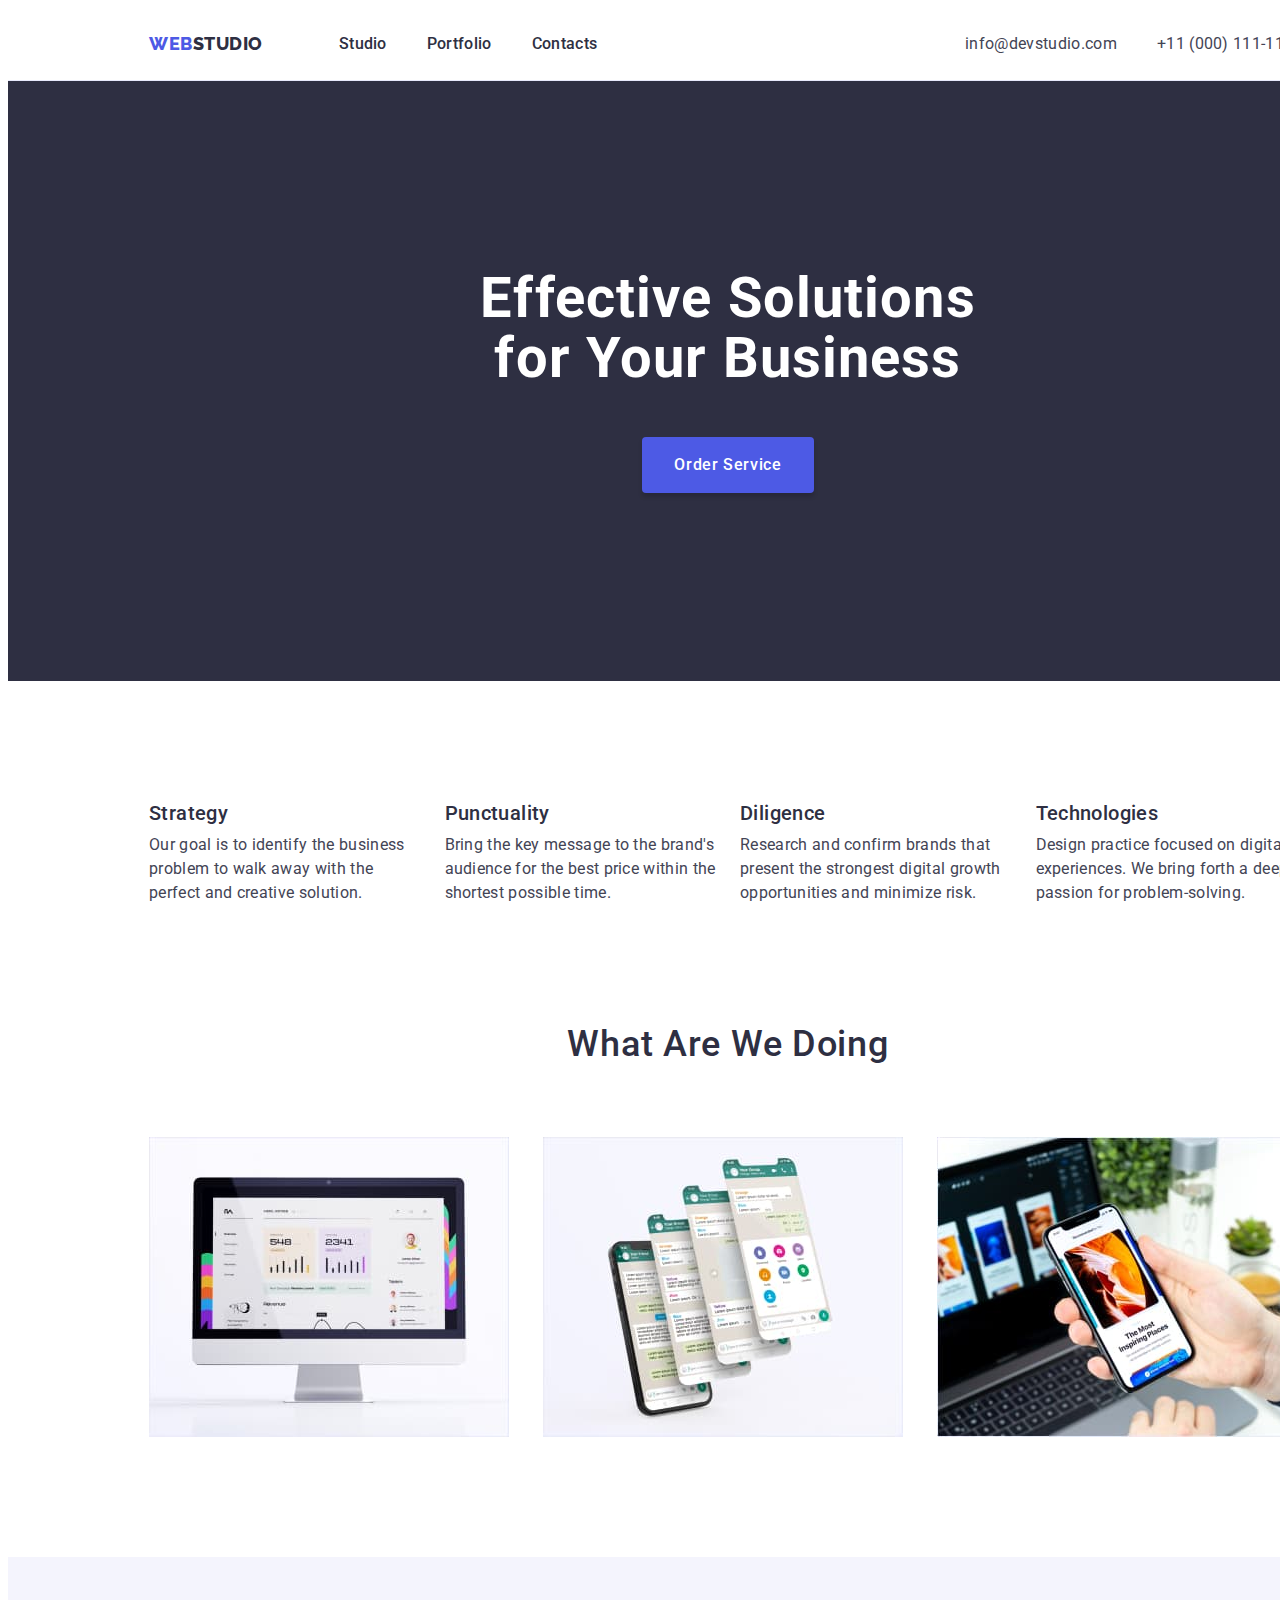
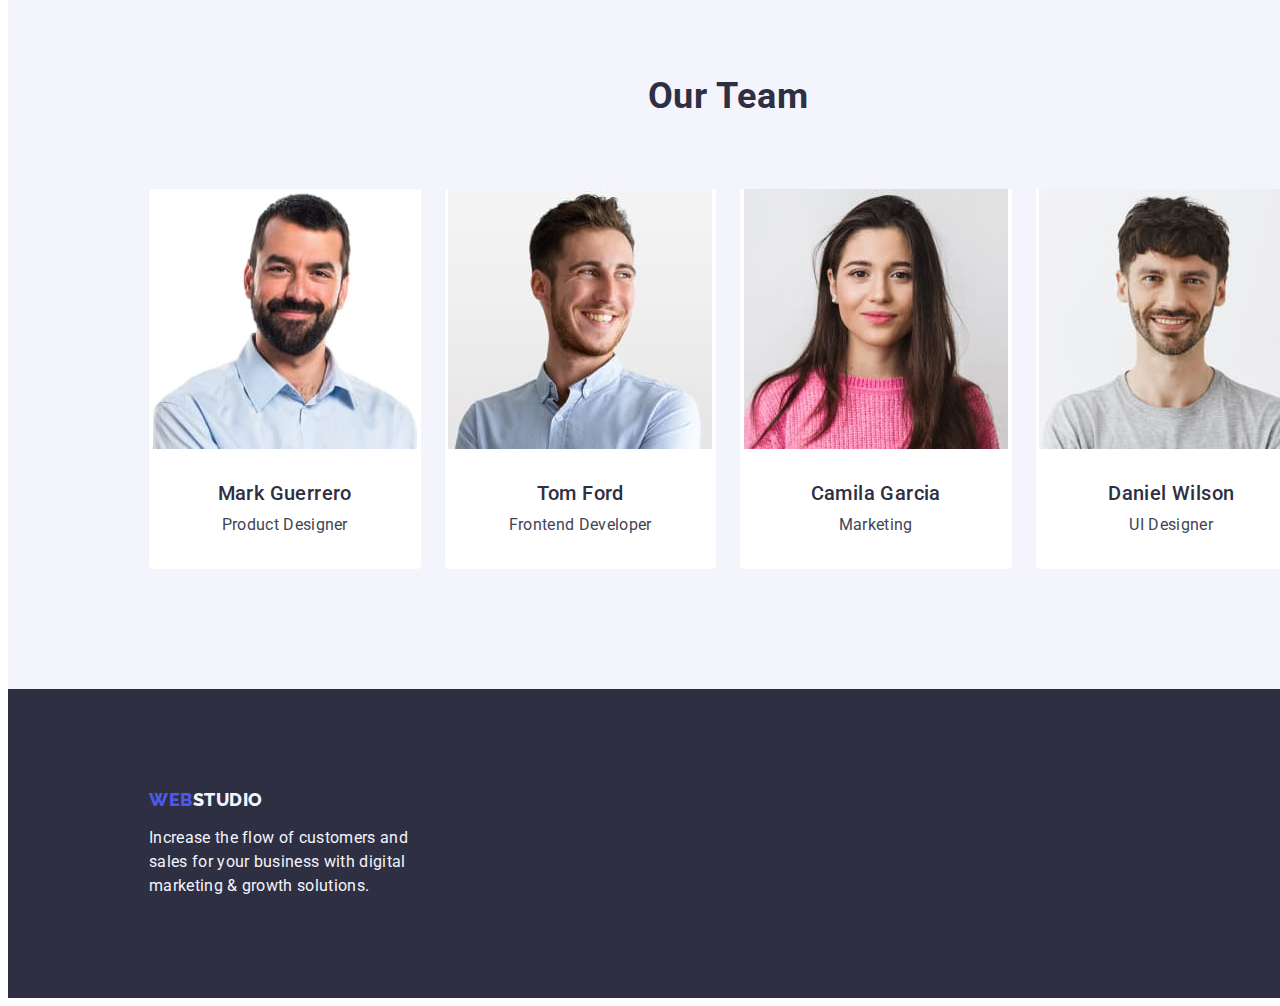
<file: index.html>
<!DOCTYPE html>
<html lang="en">
  <head>
    <meta charset="utf-8" />
    <meta name="description" content="Effective Solutions for Your Business" />

    <link rel="preconnect" href="https://fonts.googleapis.com" />
    <link rel="preconnect" href="https://fonts.gstatic.com" crossorigin />
    <link
      href="https://fonts.googleapis.com/css2?family=Montserrat:wght@400;700&family=Raleway:wght@800&family=Roboto:wght@400;500;700;900&display=swap"
      rel="stylesheet"
    />
    <link
      rel="stylesheet"
      href="https://cdnjs.cloudflare.com/ajax/libs/modern-normalize/2.0.0/modern-normalize.min.css"
      integrity="sha512-4xo8blKMVCiXpTaLzQSLSw3KFOVPWhm/TRtuPVc4WG6kUgjH6J03IBuG7JZPkcWMxJ5huwaBpOpnwYElP/m6wg=="
      crossorigin="anonymous"
      referrerpolicy="no-referrer"
    />
    <link rel="stylesheet" href="./css/styles.css" />
    <title>Web studio</title>
  </head>
  <body>
    <header class="page-header">
      <div class="container">
        <nav class="page-nav">
          <a class="logo link" href="./index.html"
            >Web<span class="link-logo-web">Studio</span></a
          >
          <ul class="list">
            <li><a class="page-link link" href="./index.html"> Studio</a></li>
            <li>
              <a class="page-link link" href="./portfolio.html"> Portfolio</a>
            </li>
            <li><a class="page-link link" href=""> Contacts</a></li>
          </ul>
        </nav>
        <address class="contacts">
          <ul class="list">
            <li>
              <a class="page-link link" href="mailto:info@devstudio.com"
                >info@devstudio.com</a
              >
            </li>
            <li>
              <a class="page-link link" href="tel:+110001111111"
                >+11 (000) 111-11-11</a
              >
            </li>
          </ul>
        </address>
      </div>
    </header>
    <main>
      <section class="section-solution">
        <div class="container">
          <h1 class="text-solution">Effective Solutions for Your Business</h1>
          <button type="button" class="button-service">Order Service</button>
        </div>
      </section>
      <section class="section-features">
        <div class="container">
          <h2 class="visually-hidden">features</h2>
          <ul class="list">
            <li class="section-features-list">
              <h3 class="title-features">Strategy</h3>
              <p class="text-features">
                Our goal is to identify the business problem to walk away with
                the perfect and creative solution.
              </p>
            </li>
            <li class="section-features-list">
              <h3 class="title-features">Punctuality</h3>
              <p class="text-features">
                Bring the key message to the brand's audience for the best price
                within the shortest possible time.
              </p>
            </li>
            <li class="section-features-list">
              <h3 class="title-features">Diligence</h3>
              <p class="text-features">
                Research and confirm brands that present the strongest digital
                growth opportunities and minimize risk.
              </p>
            </li>
            <li class="section-features-list">
              <h3 class="title-features">Technologies</h3>
              <p class="text-features">
                Design practice focused on digital experiences. We bring forth a
                deep passion for problem-solving.
              </p>
            </li>
          </ul>
        </div>
      </section>
      <section class="section-doing">
        <div class="container">
          <h2 class="title-make">What are we doing</h2>
          <ul class="list">
            <li class="section-doing-img">
              <img
                src="./images/img1.jpg"
                width="360"
                height="300"
                alt="images1"
              />
            </li>
            <li class="section-doing-img">
              <img
                src="./images/img2.jpg"
                width="360"
                height="300"
                alt="images2"
              />
            </li>
            <li class="section-doing-img">
              <img
                src="./images/img3.jpg"
                width="360"
                height="300"
                alt="images3"
              />
            </li>
          </ul>
        </div>
      </section>
      <section class="section-team">
        <div class="container">
          <h2 class="title-team">Our Team</h2>
          <ul class="list">
            <li class="team-list">
              <img
                src="./images/TeamCard1.jpg"
                width="264"
                height="260"
                alt="Tean Card1"
              />
              <div class="team-list-card">
              <h3 class="name-card">Mark Guerrero</h3>
              <p class="prof-card">Product Designer</p>
              </div>
            </li>
            <li class="team-list">
              <img
                src="./images/TeamCard2.jpg"
                width="264"
                height="260"
                alt="Team Card2"
              />
              <div class="team-list-card">
              <h3 class="name-card">Tom Ford</h3>
              <p class="prof-card">Frontend Developer</p>
              </div>
            </li>
            <li class="team-list">
              <img
                src="./images/TeamCard3.jpg"
                width="264"
                height="260"
                alt="Team Card3"
              />
              <div class="team-list-card">
              <h3 class="name-card">Camila Garcia</h3>
              <p class="prof-card">Marketing</p>
              </div>
            </li>
            <li class="team-list">
              <img
                src="./images/TeamCard4.jpg"
                width="264"
                height="260"
                alt="Team Card4"
              />
              <div class="team-list-card">
              <h3 class="name-card">Daniel Wilson</h3>
              <p class="prof-card">UI Designer</p>
              </div>
            </li>
          </ul>
        </div>
      </section>
    </main>
    <footer class="footer-info">
      <div class="container">
        <a class="logo link" href="./index.html"
          >Web<span class="link-logo-studio">Studio</span></a
        >
        <p class="footer-text">
          Increase the flow of customers and sales for your business with
          digital marketing & growth solutions.
        </p>
      </div>
    </footer>
  </body>
</html>
</file>
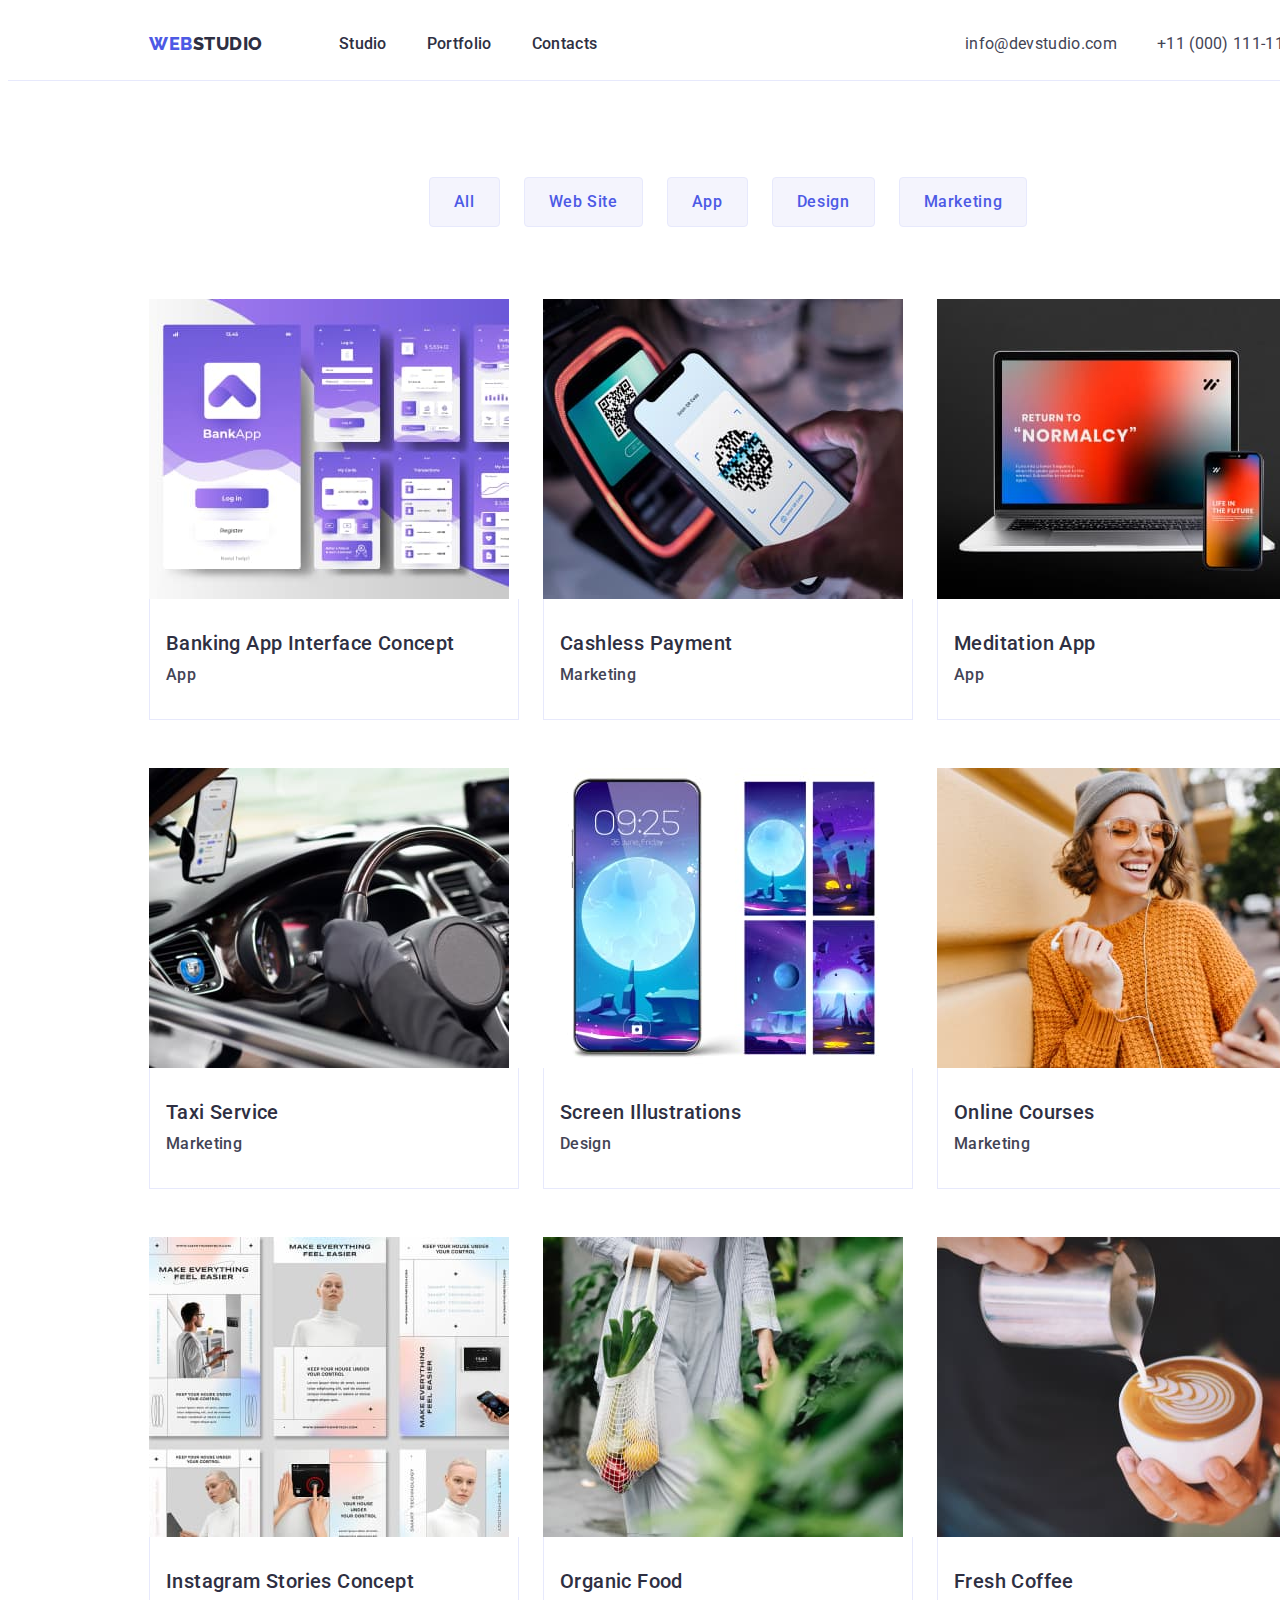
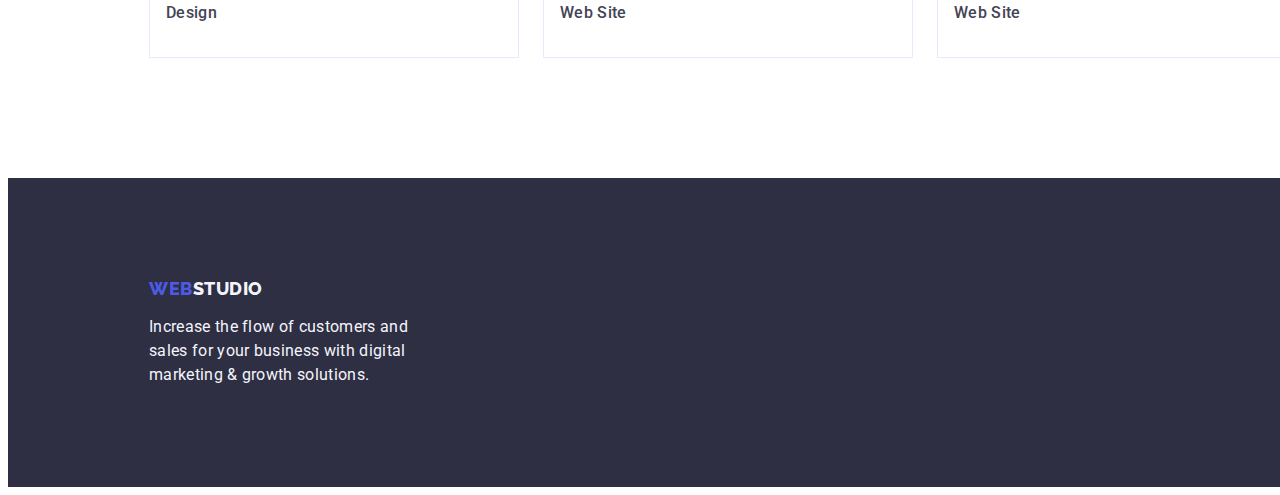
<file: portfolio.html>
<!DOCTYPE html>
<html lang="en">
  <head>
    <meta charset="UTF-8" />
    <meta name="viewport" content="width=device-width, initial-scale=1.0" />

    <link rel="preconnect" href="https://fonts.googleapis.com" />
    <link rel="preconnect" href="https://fonts.gstatic.com" crossorigin />
    <link
      href="https://fonts.googleapis.com/css2?family=Montserrat:wght@400;700&family=Raleway:wght@800&family=Roboto:wght@400;500;700;900&display=swap"
      rel="stylesheet"
    />
    <link
      rel="stylesheet"
      href="https://cdnjs.cloudflare.com/ajax/libs/modern-normalize/2.0.0/modern-normalize.min.css"
      integrity="sha512-4xo8blKMVCiXpTaLzQSLSw3KFOVPWhm/TRtuPVc4WG6kUgjH6J03IBuG7JZPkcWMxJ5huwaBpOpnwYElP/m6wg=="
      crossorigin="anonymous"
      referrerpolicy="no-referrer"
    />
    <link rel="stylesheet" href="./css/styles.css" />
    <title>portfolio</title>
  </head>
  <body>
    <header class="page-header">
      <div class="container">
        <nav class="page-nav">
          <a class="logo link" href="./index.html"
            >Web<span class="link-logo-web">Studio</span></a
          >
          <ul class="list">
            <li><a class="page-link link" href="./index.html"> Studio</a></li>
            <li>
              <a class="page-link link" href="./portfolio.html"> Portfolio</a>
            </li>
            <li><a class="page-link link" href=""> Contacts</a></li>
          </ul>
        </nav>
        <address class="contacts">
          <ul class="list">
            <li>
              <a class="page-link link" href="mailto:info@devstudio.com"
                >info@devstudio.com</a
              >
            </li>
            <li>
              <a class="page-link link" href="tel:+110001111111"
                >+11 (000) 111-11-11</a
              >
            </li>
          </ul>
        </address>
      </div>
    </header>
    <main>
      <section class="portfolio-list">
        <div class="container">
          <h1 class="visually-hidden">portfolio</h1>
          <ul class="list-btn">
            <li class="portfolio-list-btn"><button type="button" class="button-portfolio">All</button></li>
            <li class="portfolio-list-btn">
              <button type="button" class="button-portfolio">Web Site</button>
            </li>
            <li class="portfolio-list-btn"><button type="button" class="button-portfolio">App</button></li>
            <li class="portfolio-list-btn">
              <button type="button" class="button-portfolio">Design</button>
            </li>
            <li class="portfolio-list-btn">
              <button type="button" class="button-portfolio">Marketing</button>
            </li>
          </ul>
          <ul class="list-make">
            <li class="list-make-img">
              <a class="page-link link" href="">
                <img src="./images/banking.jpg" alt="banking" width="360" />
                <div class="container-name">
                <h2 class="title-make-portfolio">
                  Banking App Interface Concept
                </h2>
                <p class="text-features">App</p>
                </div>
              </a>
            </li>
            <li class="list-make-img">
              <a class="page-link link" href="">
                <img src="./images/cashless.jpg" alt="cashless" width="360" />
                <div class="container-name">
                <h2 class="title-make-portfolio">Cashless Payment</h2>
                <p class="text-features">Marketing</p>
                </div>
              </a>
            </li>
            <li class="list-make-img">
              <a class="page-link link" href="">
                <img
                  src="./images/meditation.jpg"
                  alt="meditation"
                  width="360"
                />
                <div class="container-name">
                <h2 class="title-make-portfolio">Meditation App</h2>
                <p class="text-features">App</p>
                </div>
              </a>
            </li>
            <li class="list-make-img">
              <a class="page-link link" href="">
                <img src="./images/taxi.jpg" alt="taxi" width="360" />
                <div class="container-name">
                <h2 class="title-make-portfolio">Taxi Service</h2>
                <p class="text-features">Marketing</p>
                </div>
              </a>
            </li>
            <li class="list-make-img">
              <a class="page-link link" href="">
                <img src="./images/screen.jpg" alt="screen" width="360" />
                <div class="container-name">
                <h2 class="title-make-portfolio">Screen Illustrations</h2>
                <p class="text-features">Design</p>
                </div>
              </a>
            </li>
            <li class="list-make-img">
              <a class="page-link link" href="">
                <img src="./images/online.jpg" alt="online" width="360" />
                <div class="container-name">
                <h2 class="title-make-portfolio">Online Courses</h2>
                <p class="text-features">Marketing</p>
                </div>
              </a>
            </li>
            <li class="list-make-img">
              <a class="page-link link" href="">
                <img src="./images/instagram.jpg" alt="instagram" width="360" />
                <div class="container-name">
                <h2 class="title-make-portfolio">Instagram Stories Concept</h2>
                <p class="text-features">Design</p>
                </div>
              </a>
            </li>
            <li class="list-make-img"> 
              <a class="page-link link" href="">
                <img src="./images/organic.jpg" alt="organic" width="360" />
                <div class="container-name">
                <h2 class="title-make-portfolio">Organic Food</h2>
                <p class="text-features">Web Site</p>
                </div>
              </a>
            </li>
            <li class="list-make-img">
              <a class="page-link link" href="">
                <img src="./images/fresh.jpg" alt="fresh" width="360" />
                <div class="container-name">
                <h2 class="title-make-portfolio">Fresh Coffee</h2>
                <p class="text-features">Web Site</p>
                </div>
              </a>
            </li>
          </ul>
        </div>
      </section>
    </main>
    <footer class="footer-info">
      <div class="container">
        <a class="logo link" href="./index.html">Web<span class="link-logo-studio">Studio</span></a>
        <p class="footer-text">
          Increase the flow of customers and sales for your business with
          digital marketing & growth solutions.
        </p>
      </div>
    </footer>
  </body>
</html>
</file>
<file: css/styles.css>
:root {
  --basecolor: #434455;
  --navyblue: #2e2f42;
  --iris: #4d5ae5;
  --slate: #434455;
  --white: #fff;
  --cornflower: #e7e9fc;
  --cloud: #f4f4fd;
  --ocean: #404bbf;
  --weight400: 400;
  --weight500: 500;
  --weight700: 700;
  --weight800: 800;
}

h1,
h2,
h3,
h4,
h5,
h6,
p {
  margin: 0;
}

ul {
  margin: 0;
  padding-left: 0;
}

img {
  display: block;
}

.container {
  max-width: 1440px;
  width: 1158px;
  margin: 0 auto;
  padding: 0 15px;
}

.visually-hidden {
  position: absolute;
  width: 1px;
  height: 1px;
  margin: -1px;
  border: 0;
  padding: 0;
  white-space: nowrap;
  clip-path: inset(100%);
  clip: rect(0 0 0 0);
  overflow: hidden;
}

/* Studio */
body {
  font-family: "Roboto", sans-serif;
  color: var(--basecolor);
  background-color: var(--white);
  width: 1440px;
}
ul {
  list-style-type: none;
}
.page-header .container {
  display: flex;
  justify-content: space-between;
}
.page-header {
  background: var(--white, #fff);
  border-bottom: 1px solid #e7e9fc;
}
.page-nav {
  display: flex;
  align-items: center;
}
.page-nav .list {
  display: flex;
  gap: 40px;
}

address .list {
  display: flex;
  gap: 40px;
}
.logo {
  color: var(--iris);
  font-family: Raleway, sans-serif;
  font-size: 18px;
  font-weight: var(--weight800);
  line-height: 1.17;
  letter-spacing: 0.54px;
  text-transform: uppercase;
  text-decoration: none;
  margin-right: 76px;
}

.link-logo-web {
  color: var(--navyblue);
}

.link-logo-studio {
  color: var(--cloud);
}

.list {
  list-style: none;
}

.page-link {
  color: var(--navyblue);
  font-size: 16px;
  font-weight: var(--weight500);
  line-height: 1.5;
  letter-spacing: 0.32px;
  padding: 24px 0;
}

.link {
  text-decoration: none;
}

.contacts .link {
  color: var(--slate);
}

.link:hover,
.link:focus {
  color: var(--ocean);
}
.contacts .list .link {
  font-weight: 400;
}
.contacts {
  color: var(--slate);
  font-size: 16px;
  line-height: 1.5;
  letter-spacing: 0.32px;
  font-style: normal;
  display: flex;
  align-content: flex-start;
  flex-shrink: 0;
  padding: 24px 0;
}

.section-solution {
  background-color: var(--navyblue);
  width: 1440px;
  display: flex;
  flex-shrink: 0;
  text-align: center;
  justify-content: center;
  padding: 188px 0;
}

.text-solution {
  background-color: var(--navyblue);
  color: var(--white);
  font-size: 56px;
  line-height: 1.07;
  letter-spacing: 1.12px;
  max-width: 496px;
  width: 496px;
  margin: 0 auto;
  margin-bottom: 48px;
}

.button-service {
  font-family: "Roboto", sans-serif;
  color: var(--white);
  font-size: 16px;
  font-weight: var(--weight500);
  line-height: 1.5;
  letter-spacing: 0.64px;
  background: var(--iris);
  cursor: pointer;
  min-width: 169px;
  height: 56px;
  border: none;
  display: block;
  margin: 0 auto;
  padding: 16px 32px;
  border-radius: 4px;
  box-shadow: 0px 4px 4px 0px rgba(0, 0, 0, 0.15);
}

.button-service:hover,
.button-service:focus {
  background-color: var(--ocean);
}

.section-features {
  padding: 120px 0;
}

.section-features .list {
  display: flex;
  gap: 24px;
  margin: 0;
}

.title-features {
  color: var(--navyblue);
  font-size: 20px;
  font-weight: var(--weight500);
  line-height: 1.2;
  letter-spacing: 0.4px;
  margin-bottom: 8px;
}

.section-features-list {
  flex-basis: calc((100% - 3 * 24px) / 4);
}

.text-features {
  color: var(--slate);
  font-size: 16px;
  line-height: 1.5;
  letter-spacing: 0.32px;
  text-align: left;
}

.section-doing {
  padding-bottom: 120px;
}

.section-doing .list {
  display: flex;
  gap: 24px;
  margin: 0;
}

.title-make {
  color: var(--navyblue);
  font-size: 36px;
  font-weight: var(--weight500);
  line-height: 1.11;
  letter-spacing: 0.72px;
  text-transform: capitalize;
  margin-bottom: 72px;
  text-align: center;
}

.section-doing-img {
  flex-basis: calc((100% - 48px) / 3);
}

.section-team {
  padding: 120px 0;
  background-color: var(--cloud);
}

.section-team .container {
  max-width: 1440px;
  width: 1158px;
  flex-shrink: 0;
  text-align: center;
}

.section-team .list {
  display: flex;
  gap: 24px;
}

.title-team {
  color: var(--navyblue);
  font-size: 36px;
  line-height: 1.11;
  text-align: center;
  letter-spacing: 0.72px;
  text-transform: capitalize;
  margin-bottom: 72px;
}

.team-list {
  background-color: #ffffff;
  display: inline-flex;
  padding-bottom: 0px;
  flex-direction: column;
  justify-content: center;
  align-items: center;
  text-align: center;
  border-radius: 0px 0px 4px 4px;
  flex-basis: calc((100% - 72px) / 4);
}

.team-list-card {
  padding: 32px 0;
}

.name-card {
  color: var(--navyblue);
  font-weight: var(--weight500);
  font-size: 20px;
  line-height: 1.2;
  letter-spacing: 0.4px;
  text-align: center;
  margin-bottom: 8px;
}

.prof-card {
  color: var(--slate);
  font-size: 16px;
  line-height: 1.5;
  letter-spacing: 0.32px;
  text-align: center;
}

.footer-info .container {
  width: 1158px;
  flex-shrink: 0;
}

.footer-info {
  background-color: var(--navyblue);
  padding: 0;
  padding: 100px 0;
}

.footer-info .logo {
  display: inline-block;
  margin: 0 0 16px 0;
}

.footer-text {
  color: var(--cloud);
  line-height: 1.5;
  letter-spacing: 0.32px;
  width: 264px;
}

/* Portfolio */
.portfolio-list {
  padding: 96px 0 120px 0;
}

.portfolio-list .container .list-btn {
  display: flex;
  justify-content: center;
  gap: 24px;
  margin-bottom: 72px;
}

.button-portfolio {
  font-family: "Roboto", sans-serif;
  color: var(--iris);
  text-align: center;
  font-size: 16px;
  font-weight: var(--weight500);
  line-height: 1.5;
  letter-spacing: 0.64px;
  background: var(--cloud);
  cursor: pointer;
  padding: 12px 24px;
  border: 1px solid #e7e9fc;
  border-radius: 4px;
}

.button-portfolio:hover,
.button-portfolio:focus {
  color: #ffffff;
  background: var(--ocean);
  border: 1px solid transparent;
}

.portfolio-list .container .list-make {
  display: flex;
  align-items: flex-start;
  flex-wrap: wrap;
  row-gap: 48px;
  column-gap: 24px;
  text-align: left;
  background: var(--white, #fff);
}

.container-name {
  padding: 32px 16px;
  border: 1px solid #e7e9fc;
  border-top: none;
}

.list-make-img {
  background: var(--white, #fff);
  width: calc((100% - 48px) / 3);
}

.title-make-portfolio {
  color: var(--navyblue);
  font-size: 20px;
  font-weight: var(--weight500);
  line-height: 1.2;
  letter-spacing: 0.4px;
  text-transform: capitalize;
  margin-bottom: 8px;
}
</file>
